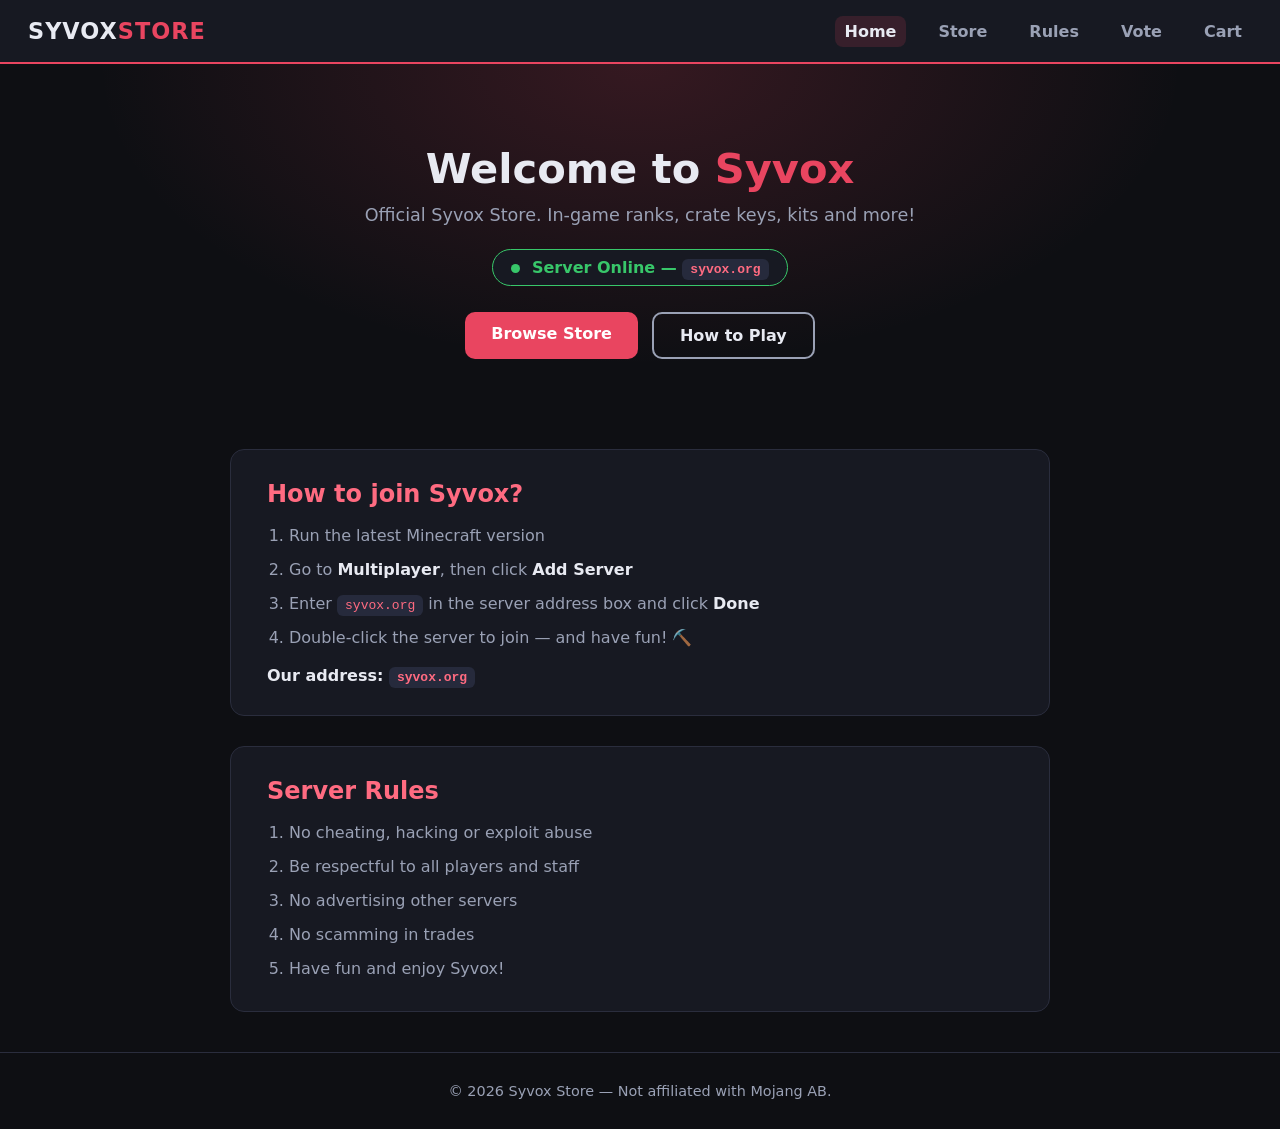
<file: index.html>
<!DOCTYPE html>
<html lang="en">
<head>
<meta charset="UTF-8">
<meta name="viewport" content="width=device-width, initial-scale=1.0">
<title>Syvox Store — Official Website</title>
<link rel="stylesheet" href="style.css">
</head>
<body>

<header class="site-header">
  <div class="logo">SYVOX<span>STORE</span></div>
  <input type="checkbox" id="nav-toggle" class="nav-toggle">
  <label for="nav-toggle" class="nav-toggle-label"><span></span></label>
  <nav>
    <ul>
      <li><a href="index.html" class="active">Home</a></li>
      <li><a href="store.html">Store</a></li>
      <li><a href="index.html#rules">Rules</a></li>
      <li><a href="index.html#join">Vote</a></li>
      <li><a href="store.html">Cart</a></li>
    </ul>
  </nav>
</header>

<section class="hero">
  <h1>Welcome to <span class="accent">Syvox</span></h1>
  <p>Official Syvox Store. In-game ranks, crate keys, kits and more!</p>
  <div class="status-pill"><span class="dot"></span> Server Online — <code>syvox.org</code></div>
  <div class="hero-buttons">
    <a href="store.html" class="btn primary">Browse Store</a>
    <a href="#join" class="btn ghost">How to Play</a>
  </div>
</section>

<section id="join" class="panel">
  <h2>How to join Syvox?</h2>
  <ol class="steps">
    <li>Run the latest Minecraft version</li>
    <li>Go to <strong>Multiplayer</strong>, then click <strong>Add Server</strong></li>
    <li>Enter <code>syvox.org</code> in the server address box and click <strong>Done</strong></li>
    <li>Double-click the server to join — and have fun! ⛏️</li>
  </ol>
  <p class="ip-line">Our address: <code>syvox.org</code></p>
</section>

<section id="rules" class="panel">
  <h2>Server Rules</h2>
  <ol class="steps">
    <li>No cheating, hacking or exploit abuse</li>
    <li>Be respectful to all players and staff</li>
    <li>No advertising other servers</li>
    <li>No scamming in trades</li>
    <li>Have fun and enjoy Syvox! </li>
  </ol>
</section>

<footer>
  <p>© 2026 Syvox Store — Not affiliated with Mojang AB.</p>
</footer>

</body>
</html>
</file>
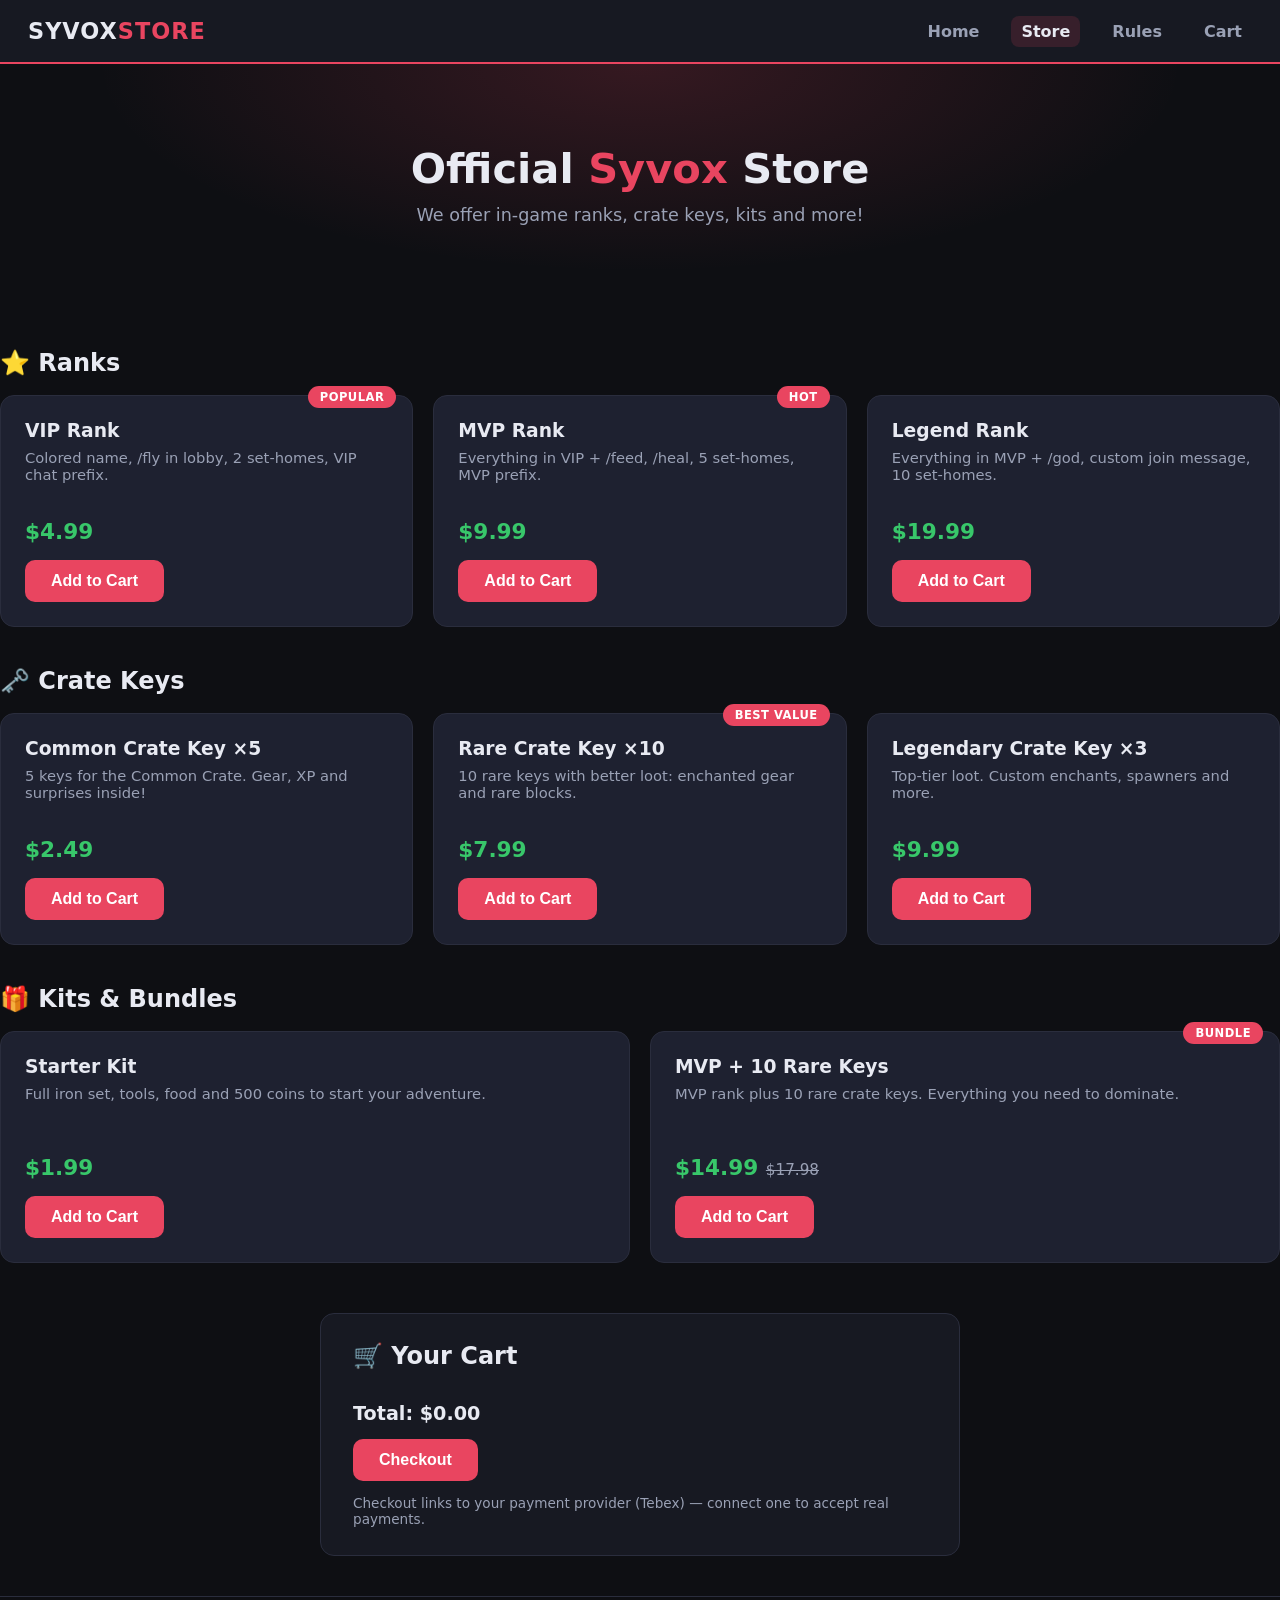
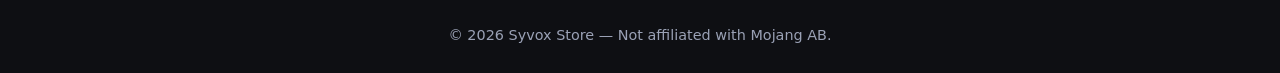
<file: store.html>
<!DOCTYPE html>
<html lang="en">
<head>
<meta charset="UTF-8">
<meta name="viewport" content="width=device-width, initial-scale=1.0">
<title>Syvox Store — Official Store</title>
<link rel="stylesheet" href="style.css">
</head>
<body>

<header class="site-header">
  <div class="logo">SYVOX<span>STORE</span></div>
  <input type="checkbox" id="nav-toggle" class="nav-toggle">
  <label for="nav-toggle" class="nav-toggle-label"><span></span></label>
  <nav>
    <ul>
      <li><a href="index.html">Home</a></li>
      <li><a href="store.html" class="active">Store</a></li>
      <li><a href="index.html#rules">Rules</a></li>
      <li><a href="store.html">Cart</a></li>
    </ul>
  </nav>
</header>

<section class="store-hero">
  <h1>Official <span class="accent">Syvox</span> Store</h1>
  <p>We offer in-game ranks, crate keys, kits and more!</p>
</section>

<main class="store">

  <h2 class="category-title">⭐ Ranks</h2>
  <div class="grid">

    <div class="card">
      <div class="badge">POPULAR</div>
      <h3>VIP Rank</h3>
      <p class="desc">Colored name, /fly in lobby, 2 set-homes, VIP chat prefix.</p>
      <p class="price">$4.99</p>
      <button class="btn primary add-cart" data-name="VIP Rank" data-price="4.99">Add to Cart</button>
    </div>

    <div class="card">
      <div class="badge">HOT</div>
      <h3>MVP Rank</h3>
      <p class="desc">Everything in VIP + /feed, /heal, 5 set-homes, MVP prefix.</p>
      <p class="price">$9.99</p>
      <button class="btn primary add-cart" data-name="MVP Rank" data-price="9.99">Add to Cart</button>
    </div>

    <div class="card">
      <h3>Legend Rank</h3>
      <p class="desc">Everything in MVP + /god, custom join message, 10 set-homes.</p>
      <p class="price">$19.99</p>
      <button class="btn primary add-cart" data-name="Legend Rank" data-price="19.99">Add to Cart</button>
    </div>

  </div>

  <h2 class="category-title">🗝️ Crate Keys</h2>
  <div class="grid">

    <div class="card">
      <h3>Common Crate Key ×5</h3>
      <p class="desc">5 keys for the Common Crate. Gear, XP and surprises inside!</p>
      <p class="price">$2.49</p>
      <button class="btn primary add-cart" data-name="Common Crate Key x5" data-price="2.49">Add to Cart</button>
    </div>

    <div class="card">
      <div class="badge">BEST VALUE</div>
      <h3>Rare Crate Key ×10</h3>
      <p class="desc">10 rare keys with better loot: enchanted gear and rare blocks.</p>
      <p class="price">$7.99</p>
      <button class="btn primary add-cart" data-name="Rare Crate Key x10" data-price="7.99">Add to Cart</button>
    </div>

    <div class="card">
      <h3>Legendary Crate Key ×3</h3>
      <p class="desc">Top-tier loot. Custom enchants, spawners and more.</p>
      <p class="price">$9.99</p>
      <button class="btn primary add-cart" data-name="Legendary Crate Key x3" data-price="9.99">Add to Cart</button>
    </div>

  </div>

  <h2 class="category-title">🎁 Kits & Bundles</h2>
  <div class="grid">

    <div class="card">
      <h3>Starter Kit</h3>
      <p class="desc">Full iron set, tools, food and 500 coins to start your adventure.</p>
      <p class="price">$1.99</p>
      <button class="btn primary add-cart" data-name="Starter Kit" data-price="1.99">Add to Cart</button>
    </div>

    <div class="card">
      <div class="badge">BUNDLE</div>
      <h3>MVP + 10 Rare Keys</h3>
      <p class="desc">MVP rank plus 10 rare crate keys. Everything you need to dominate.</p>
      <p class="price">$14.99 <s>$17.98</s></p>
      <button class="btn primary add-cart" data-name="MVP + 10 Rare Keys" data-price="14.99">Add to Cart</button>
    </div>

  </div>

</main>

<!-- Cart -->
<section id="cart" class="cart-panel">
  <h2>🛒 Your Cart</h2>
  <ul id="cart-items"></ul>
  <p id="cart-total">Total: $0.00</p>
  <button id="checkout" class="btn primary">Checkout</button>
  <p class="cart-note">Checkout links to your payment provider (Tebex) — connect one to accept real payments.</p>
</section>

<footer>
  <p>© 2026 Syvox Store — Not affiliated with Mojang AB.</p>
</footer>

<script src="script.js"></script>
</body>
</html>
</file>
<file: style.css>
/* Syvox Store - MineBerry-inspired dark theme */
:root {
  --bg: #0e0f13;
  --bg2: #171922;
  --card: #1e2130;
  --text: #e8eaf2;
  --muted: #9aa1b5;
  --accent: #e94560;
  --accent2: #ff6b81;
  --ok: #38c76a;
}
* { margin: 0; padding: 0; box-sizing: border-box; }
body {
  font-family: 'Segoe UI', system-ui, sans-serif;
  background: var(--bg);
  color: var(--text);
  min-height: 100vh;
}
a { color: var(--accent2); }

/* Header */
.site-header {
  display: flex; align-items: center; justify-content: space-between;
  padding: 18px 28px; background: var(--bg2);
  border-bottom: 2px solid var(--accent);
  position: sticky; top: 0; z-index: 50;
}
.logo { font-size: 1.4rem; font-weight: 800; letter-spacing: 1px; }
.logo span { color: var(--accent); }
nav ul { display: flex; gap: 22px; list-style: none; }
nav a {
  color: var(--muted); text-decoration: none; font-weight: 600; padding: 6px 10px;
  border-radius: 8px; transition: .2s;
}
nav a:hover, nav a.active { color: var(--text); background: rgba(233,69,96,.15); }

/* Mobile nav */
.nav-toggle { display: none; }
.nav-toggle-label { display: none; cursor: pointer; }
.nav-toggle-label span, .nav-toggle-label span::before, .nav-toggle-label span::after {
  display: block; background: var(--text); height: 3px; width: 26px; border-radius: 2px;
  position: relative;
}
.nav-toggle-label span::before, .nav-toggle-label span::after { content: ""; position: absolute; }
.nav-toggle-label span::before { top: -8px; }
.nav-toggle-label span::after { top: 8px; }
@media (max-width: 768px) {
  .nav-toggle-label { display: block; }
  nav { display: none; width: 100%; }
  nav ul { flex-direction: column; padding: 12px 28px; }
  .nav-toggle:checked ~ nav { display: block; }
  .site-header { flex-wrap: wrap; }
}

/* Hero */
.hero, .store-hero {
  text-align: center; padding: 80px 20px 60px;
  background: radial-gradient(ellipse at top, rgba(233,69,96,.18), transparent 60%);
}
.hero h1, .store-hero h1 { font-size: 2.6rem; margin-bottom: 12px; }
.accent { color: var(--accent); }
.hero p, .store-hero p { color: var(--muted); font-size: 1.1rem; margin-bottom: 24px; }
.status-pill {
  display: inline-block; background: var(--bg2); border: 1px solid var(--ok);
  color: var(--ok); padding: 8px 18px; border-radius: 999px; font-weight: 600; margin-bottom: 26px;
}
.dot { display: inline-block; width: 9px; height: 9px; background: var(--ok); border-radius: 50%; margin-right: 6px; }
.hero-buttons { display: flex; gap: 14px; justify-content: center; }

/* Buttons */
.btn {
  display: inline-block; padding: 12px 26px; border-radius: 10px; font-weight: 700;
  text-decoration: none; cursor: pointer; border: none; font-size: 1rem; transition: .2s;
}
.btn.primary { background: var(--accent); color: #fff; }
.btn.primary:hover { background: var(--accent2); transform: translateY(-2px); }
.btn.ghost { background: transparent; color: var(--text); border: 2px solid var(--muted); }
.btn.ghost:hover { border-color: var(--accent); color: var(--accent2); }

/* Panels */
.panel {
  max-width: 820px; margin: 30px auto; background: var(--bg2);
  border: 1px solid #2a2d3d; border-radius: 14px; padding: 30px 36px;
}
.panel h2 { color: var(--accent2); margin-bottom: 16px; }
.steps { margin-left: 22px; display: grid; gap: 10px; color: var(--muted); line-height: 1.5; }
.steps strong { color: var(--text); }
code {
  background: #262a3c; color: var(--accent2); padding: 3px 8px; border-radius: 6px;
  font-family: monospace;
}
.ip-line { margin-top: 16px; color: var(--text); font-weight: 600; }

/* Store */
.category-title { margin: 40px 0 18px; font-size: 1.5rem; }
.grid {
  display: grid; grid-template-columns: repeat(auto-fit, minmax(260px, 1fr)); gap: 20px;
}
.card {
  position: relative; background: var(--card); border: 1px solid #2a2d3d;
  border-radius: 14px; padding: 24px; transition: .2s;
}
.card:hover { transform: translateY(-4px); border-color: var(--accent); }
.card h3 { margin-bottom: 8px; }
.desc { color: var(--muted); font-size: .92rem; min-height: 58px; margin-bottom: 12px; }
.price { font-size: 1.35rem; font-weight: 800; color: var(--ok); margin-bottom: 16px; }
.price s { color: var(--muted); font-size: .95rem; font-weight: 400; }
.badge {
  position: absolute; top: -10px; right: 16px; background: var(--accent); color: #fff;
  font-size: .72rem; font-weight: 800; padding: 4px 12px; border-radius: 999px; letter-spacing: .5px;
}

/* Cart */
.cart-panel {
  max-width: 640px; margin: 50px auto 30px; background: var(--bg2);
  border: 1px solid #2a2d3d; border-radius: 14px; padding: 28px 32px;
}
.cart-panel h2 { margin-bottom: 16px; }
#cart-items { list-style: none; display: grid; gap: 10px; margin-bottom: 16px; }
#cart-items li {
  background: var(--card); padding: 10px 16px; border-radius: 8px;
  display: flex; justify-content: space-between; align-items: center;
}
#cart-items li button {
  background: transparent; color: var(--accent2); border: none; cursor: pointer; font-weight: 700;
}
#cart-total { font-size: 1.2rem; font-weight: 800; margin-bottom: 14px; }
.cart-note { margin-top: 14px; color: var(--muted); font-size: .85rem; }

/* Footer */
footer {
  text-align: center; padding: 30px; color: var(--muted); font-size: .9rem;
  border-top: 1px solid #2a2d3d; margin-top: 40px;
}
</file>
